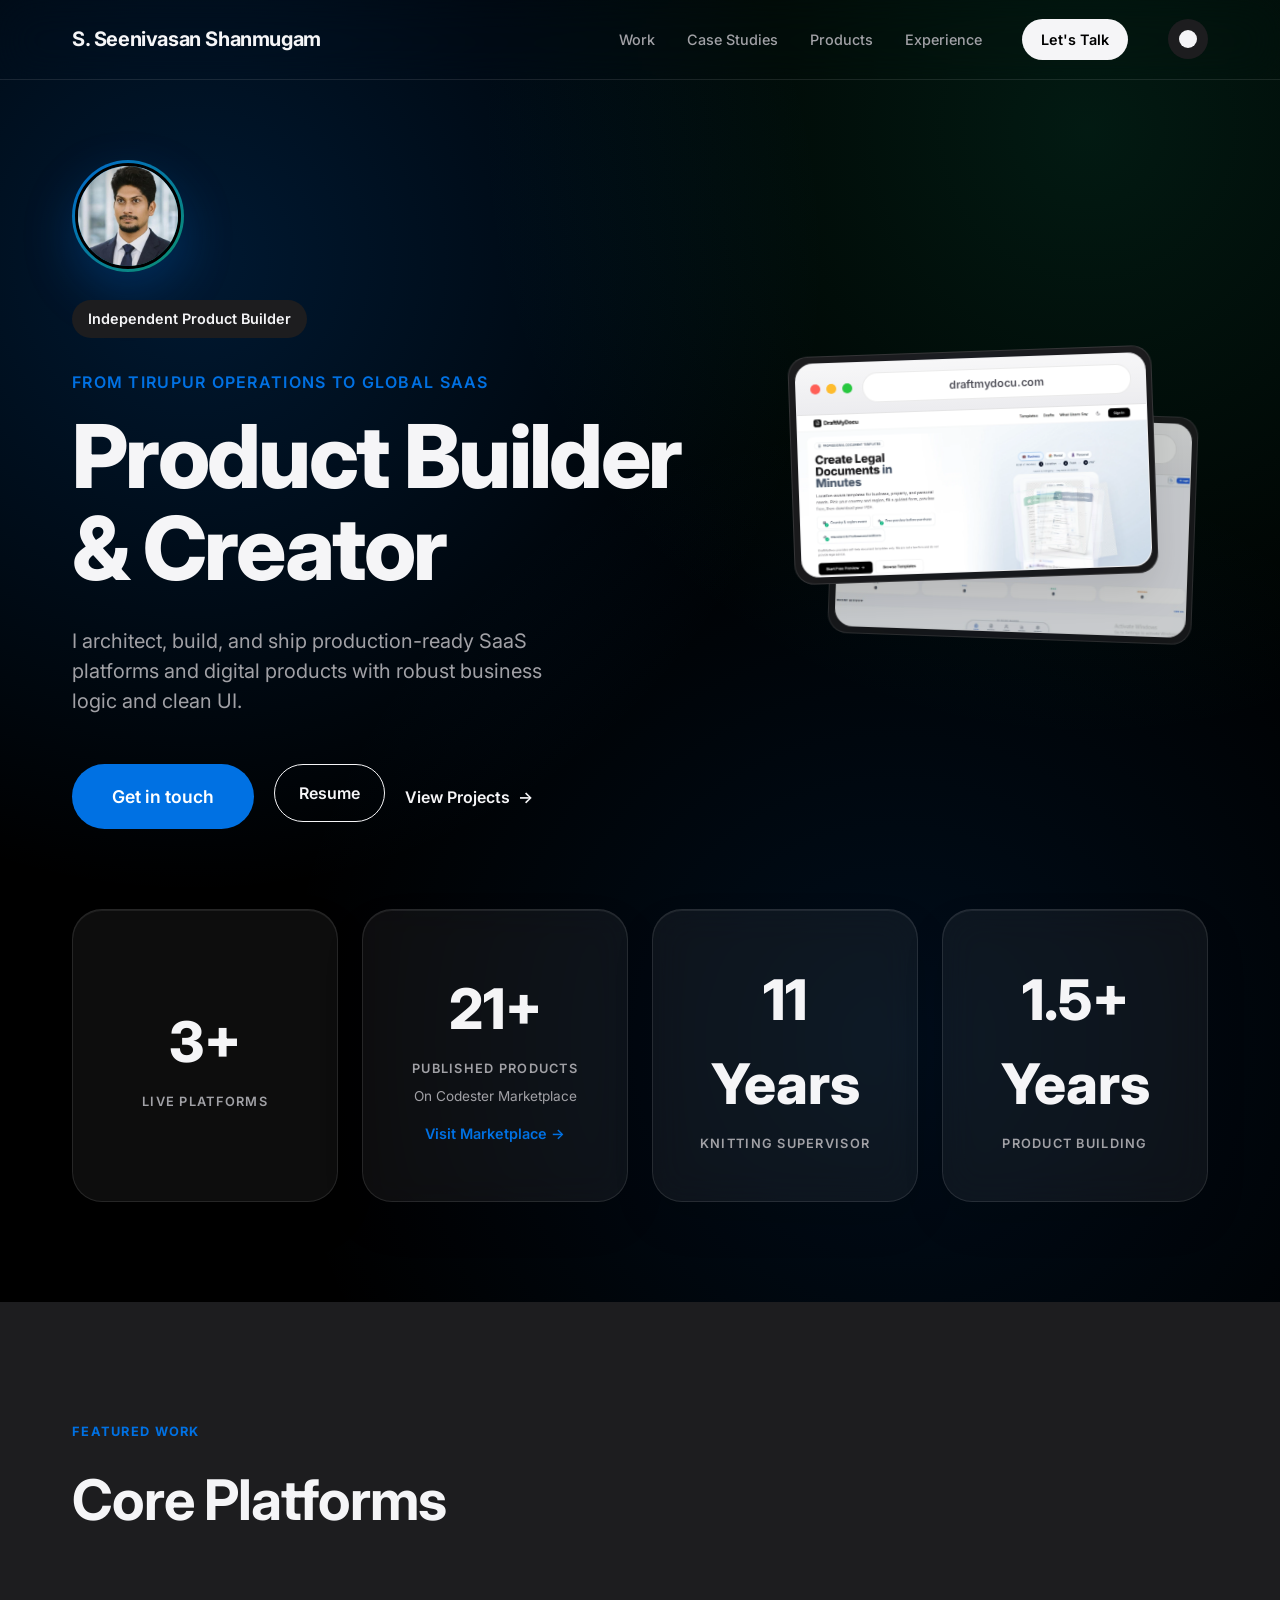
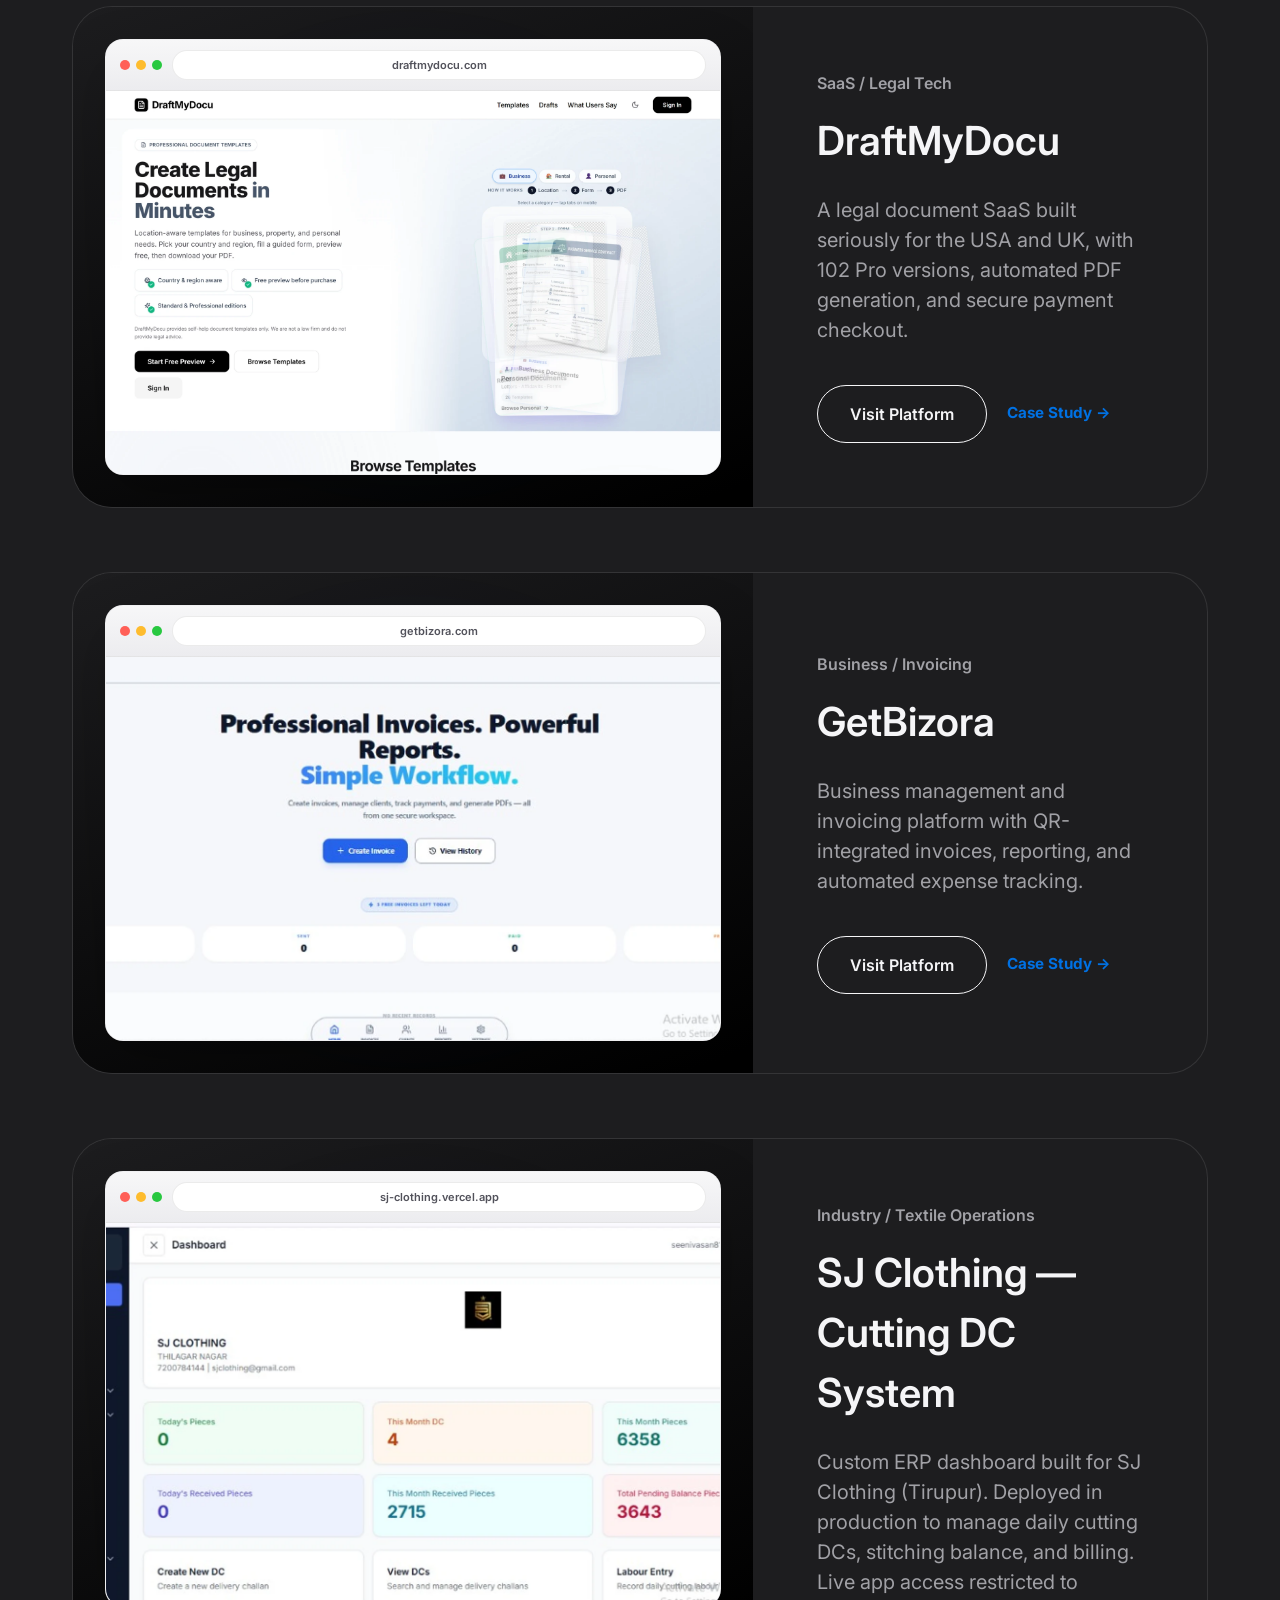
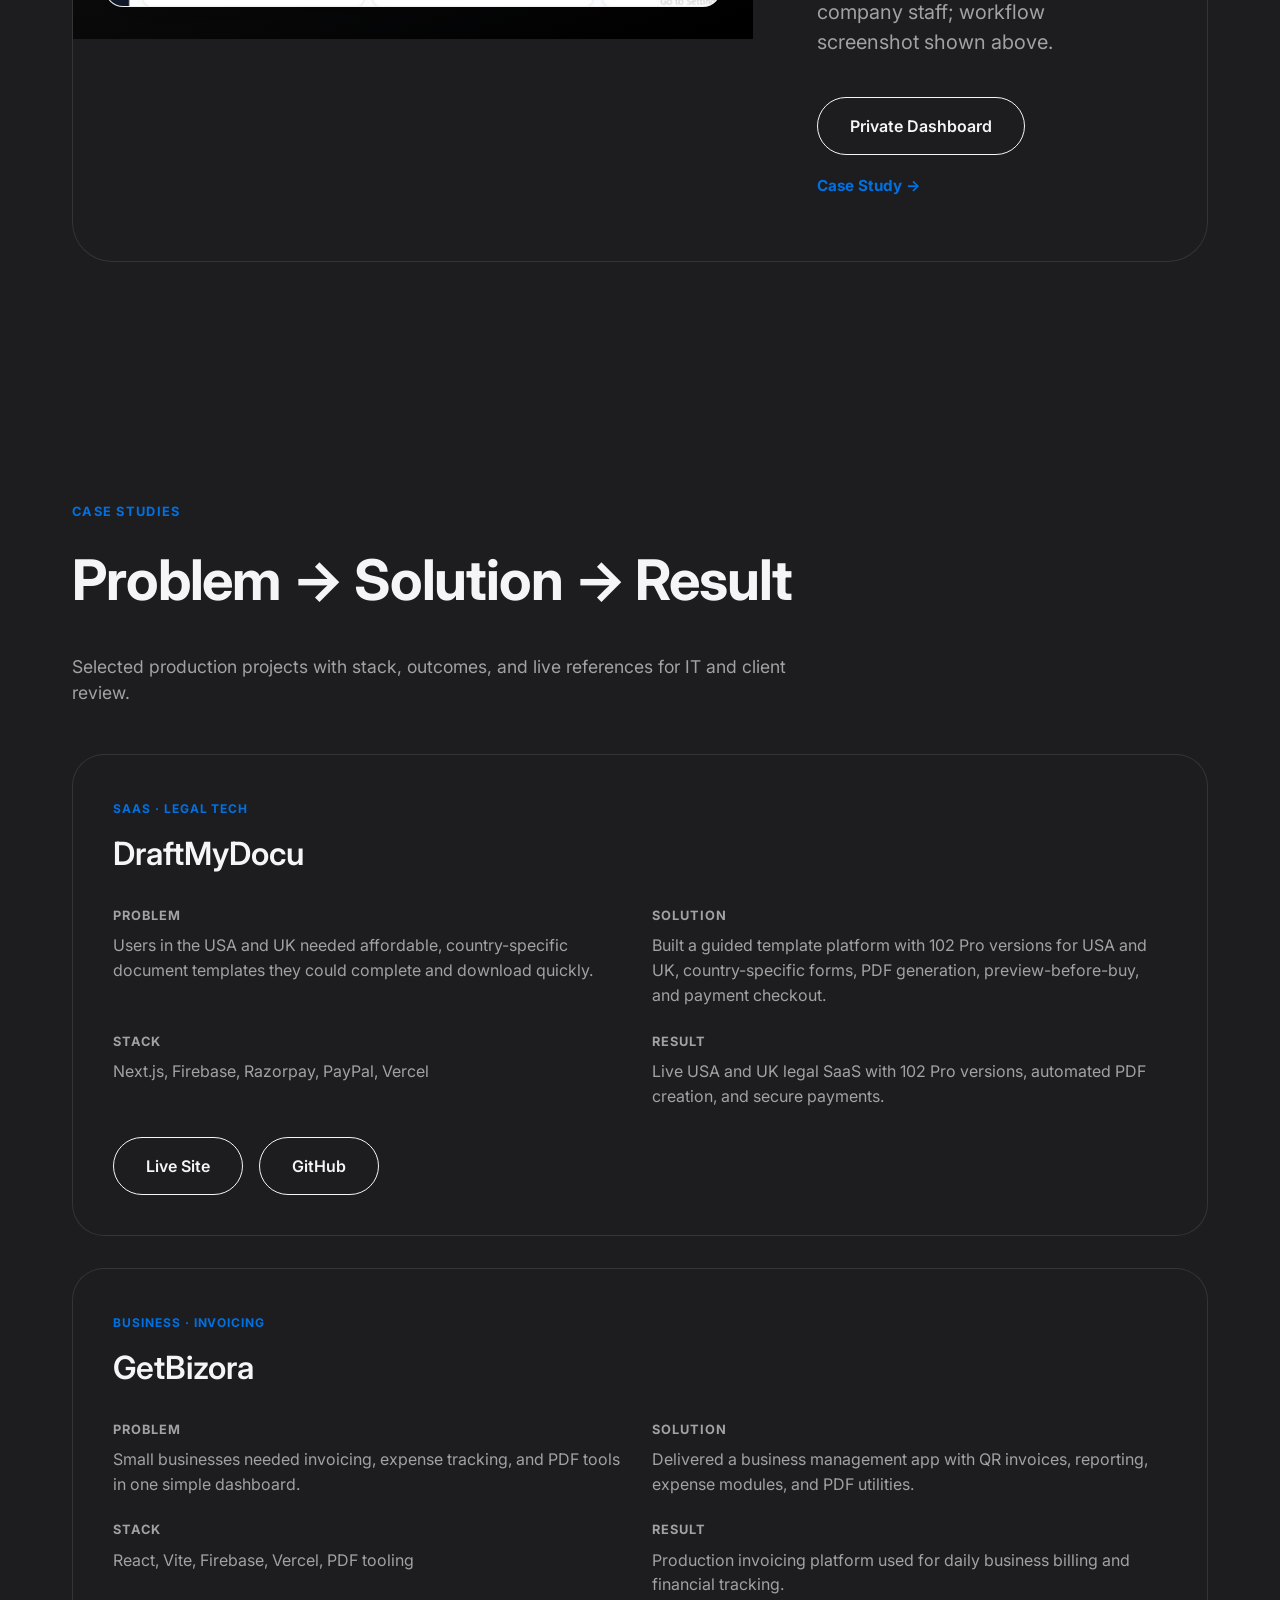
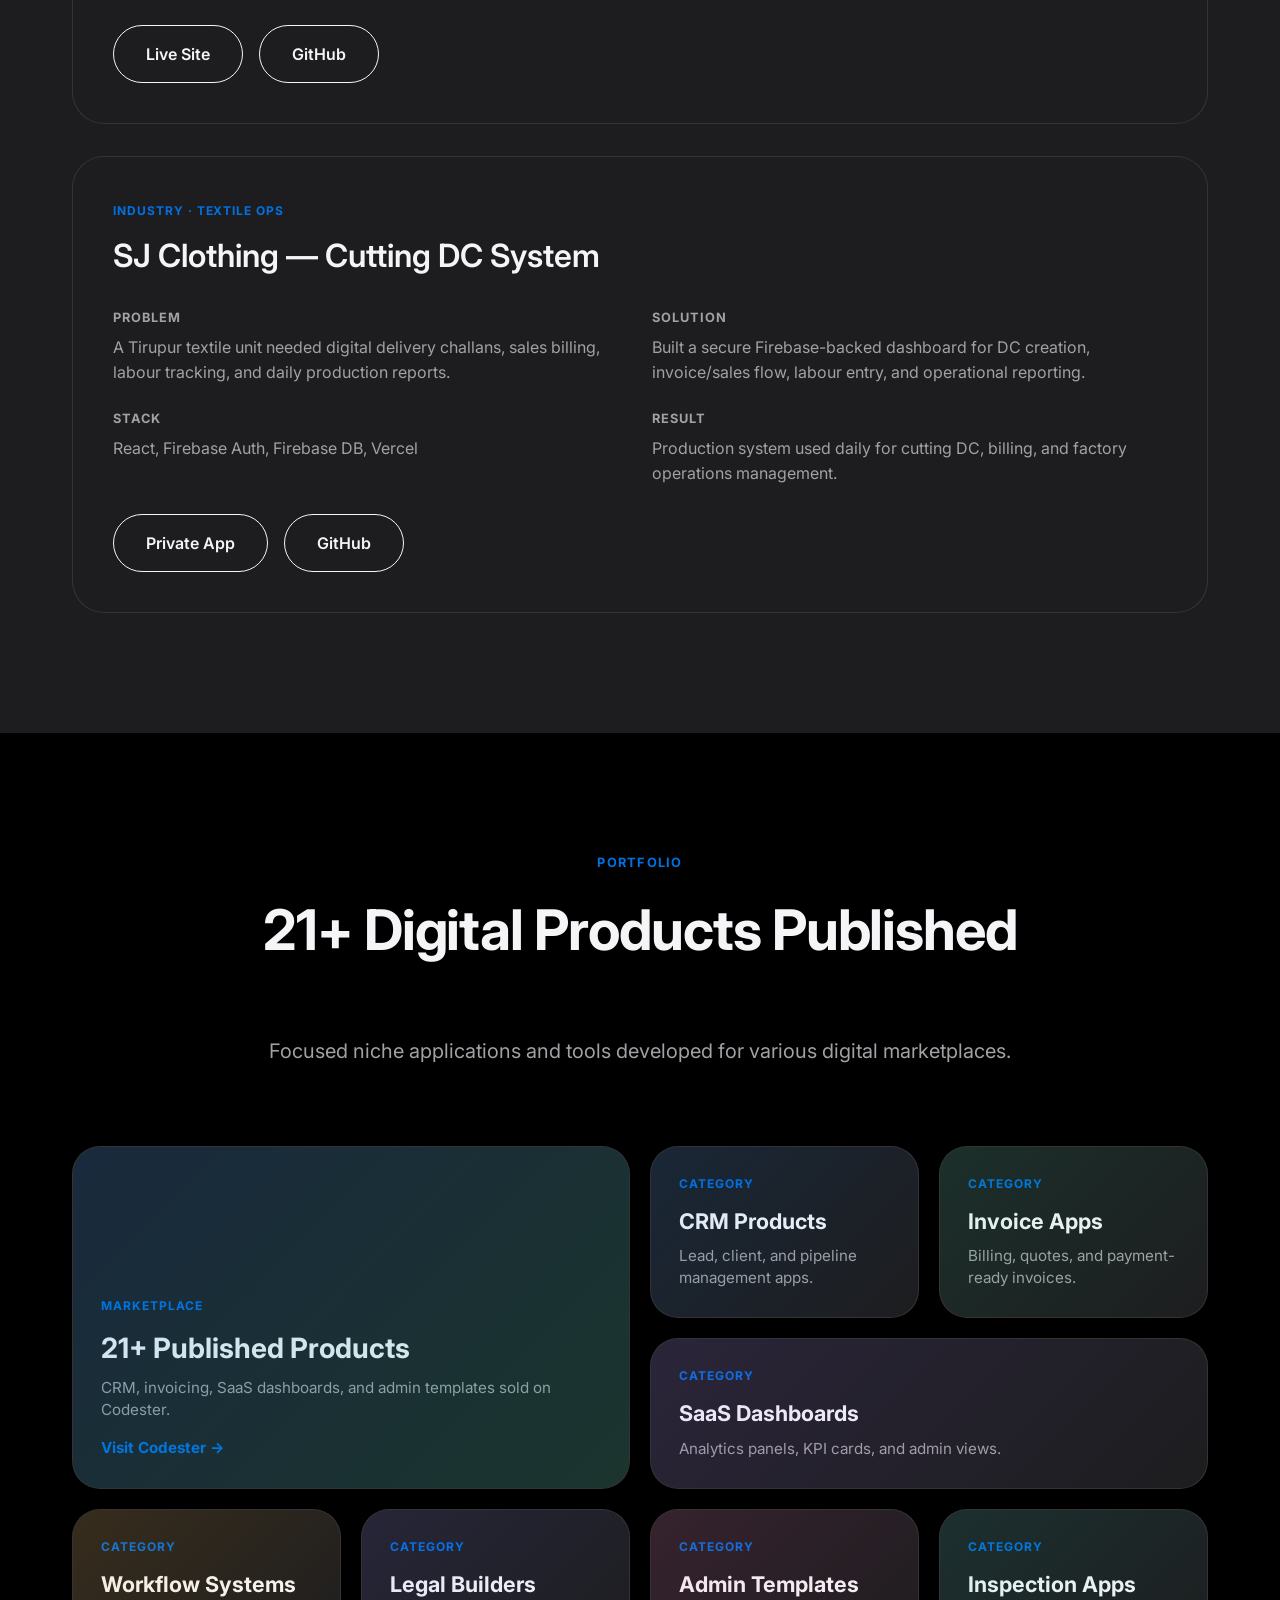
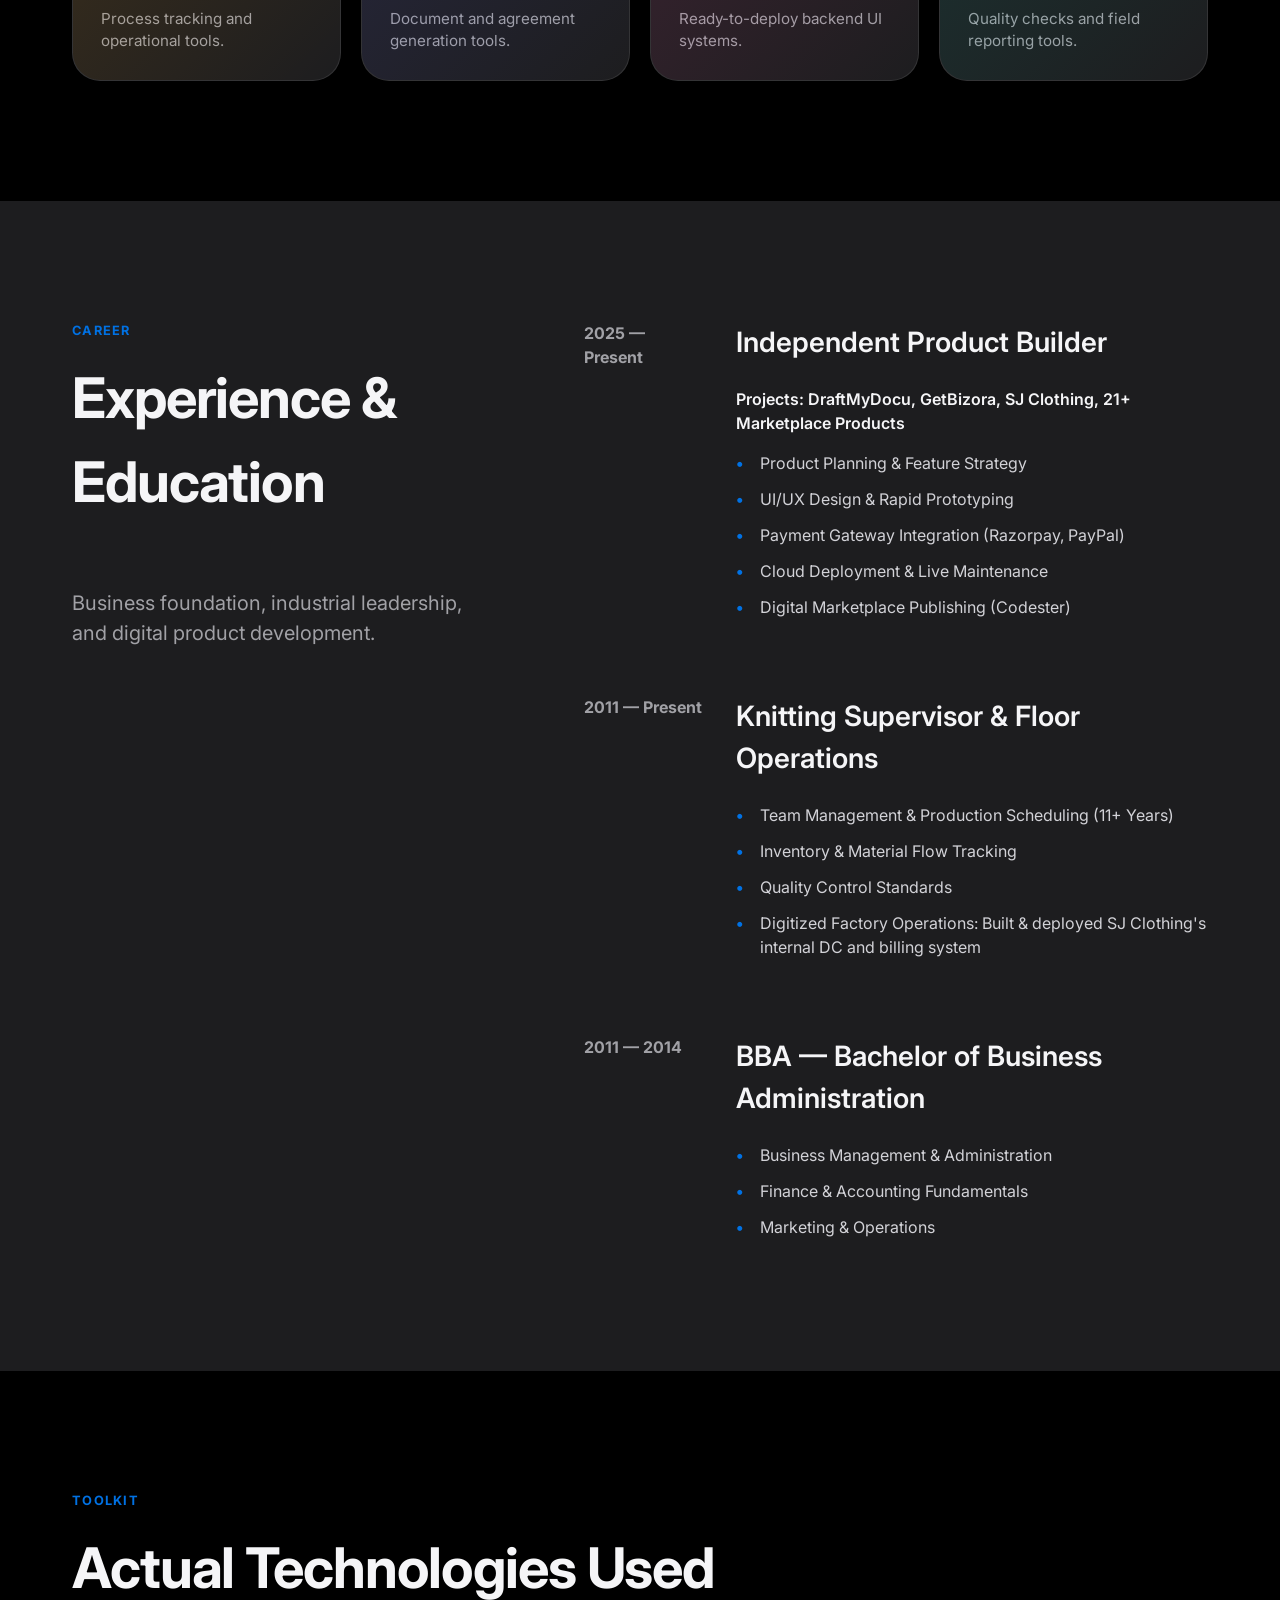
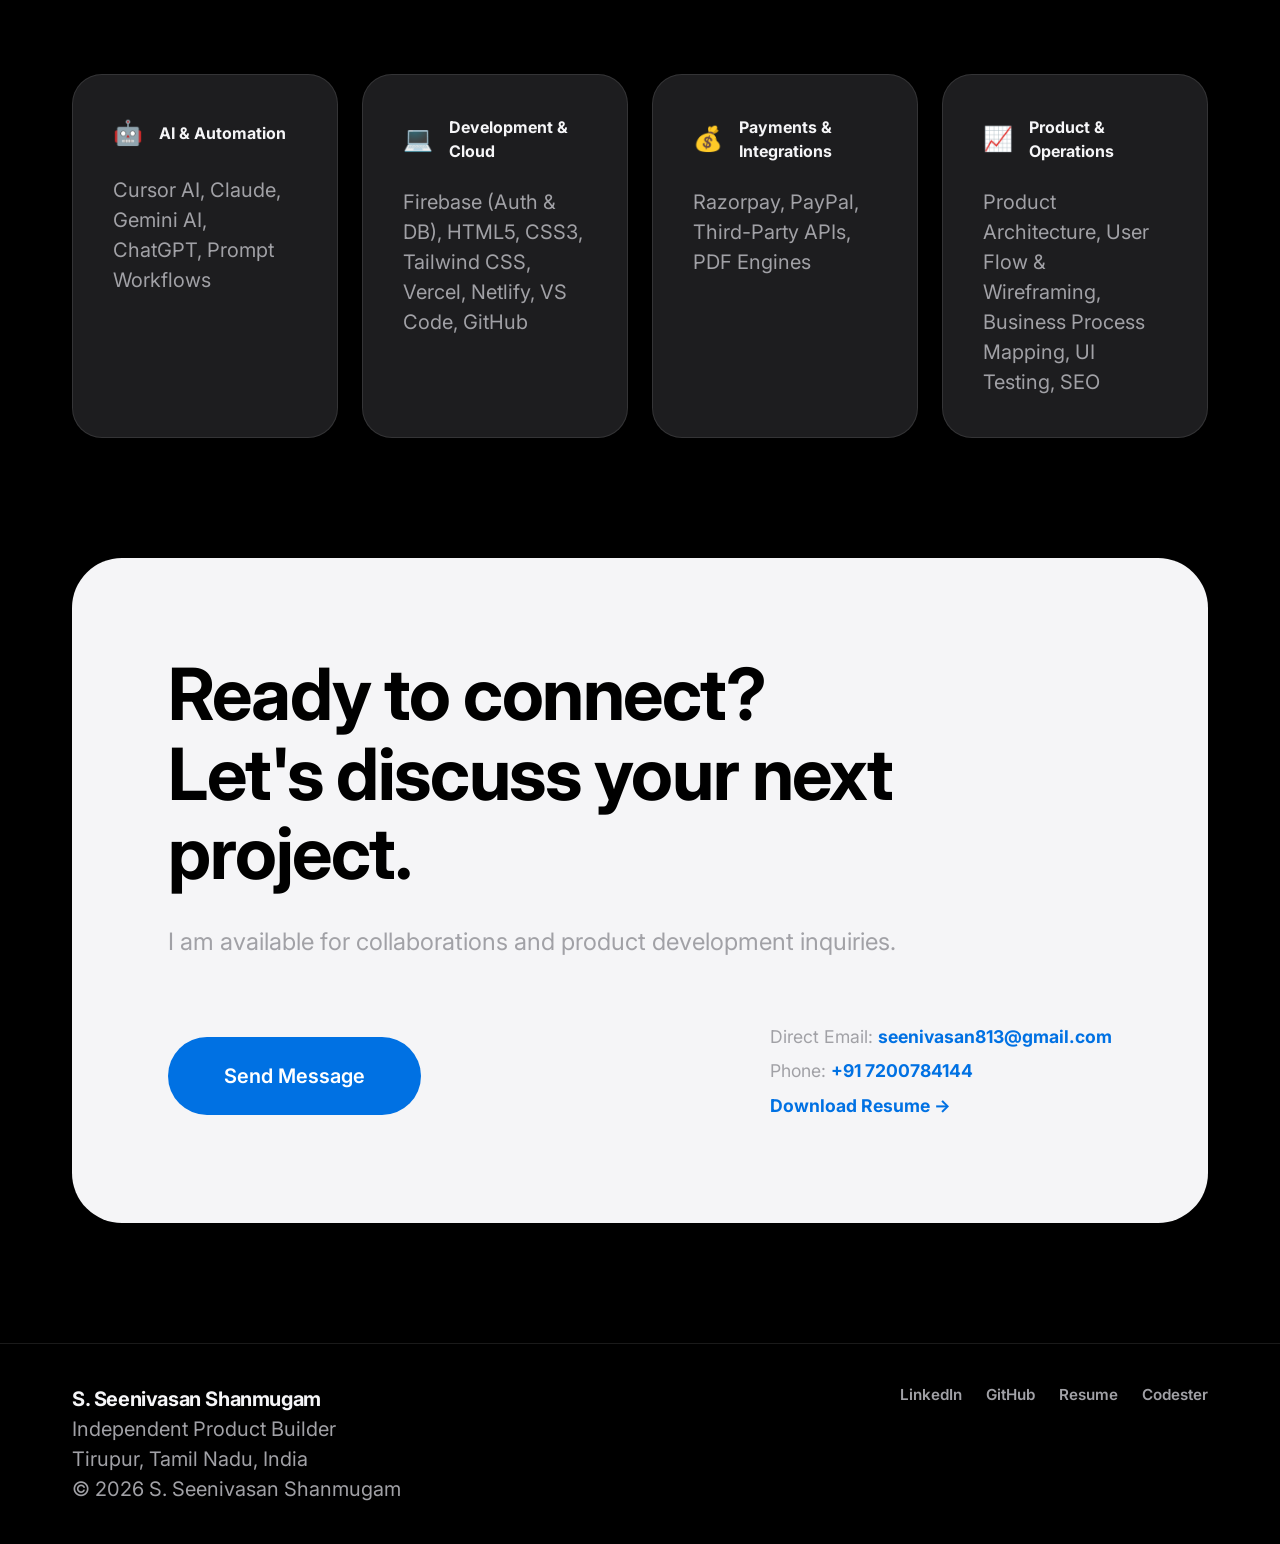
<file: index.html>
<!DOCTYPE html>
<html lang="en">
<head>
    <meta charset="UTF-8">
    <meta name="viewport" content="width=device-width, initial-scale=1.0">
    <title>S. Seenivasan Shanmugam | Independent Product Builder</title>

    <!-- SEO Meta Tags -->
    <meta name="description" content="Official website of S. Seenivasan Shanmugam. 11+ years of experience in operations and building AI-assisted SaaS and digital products.">
    <meta name="keywords" content="Seenivasan Shanmugam, DraftMyDocu, GetBizora, Product Builder, SaaS, AI Development, Digital Products">
    <meta name="author" content="S. Seenivasan Shanmugam">

    <!-- Open Graph / Facebook -->
    <meta property="og:type" content="website">
    <meta property="og:url" content="https://seenivasan.com/">
    <meta property="og:title" content="S. Seenivasan Shanmugam | Independent Product Builder">
    <meta property="og:description" content="Founder of DraftMyDocu and GetBizora. Focused on building real-world digital products.">
    <meta property="og:image" content="assets/profile.jpg">

    <!-- Favicon -->
    <link rel="icon" type="image/x-icon" href="assets/favicon.ico">

    <!-- Styles -->
    <link rel="stylesheet" href="css/style.css">

    <!-- Structured Data (JSON-LD) -->
    <script type="application/ld+json">
    {
      "@context": "https://schema.org",
      "@type": "Person",
      "name": "S. Seenivasan Shanmugam",
      "jobTitle": "Independent Product Builder",
      "url": "https://seenivasan.com",
      "sameAs": [
        "https://github.com/seenivasan94",
        "https://www.linkedin.com/in/seeni-vasan-29076339b/"
      ],
      "description": "Independent Product Builder with 11 years of experience in professional operations and digital product development.",
      "address": {
        "@type": "PostalAddress",
        "addressLocality": "Tirupur, Tamil Nadu",
        "addressCountry": "India"
      }
    }
    </script>
</head>
<body class="dark-mode">
    <!-- Navigation -->
    <nav id="navbar">
        <div class="container">
            <a href="#" class="logo">S. Seenivasan Shanmugam</a>
            <div class="nav-right">
                <ul class="nav-links">
                    <li><a href="#projects">Work</a></li>
                    <li><a href="#case-studies">Case Studies</a></li>
                    <li><a href="#products">Products</a></li>
                    <li><a href="#experience">Experience</a></li>
                    <li class="nav-mobile-cta"><a href="mailto:seenivasan813@gmail.com?subject=Portfolio Inquiry&body=Hi Seenivasan,%0D%0A%0D%0AI visited your portfolio and would like to discuss your projects.%0D%0A%0D%0ARegards," class="nav-cta">Let's Talk</a></li>
                </ul>
                <a href="mailto:seenivasan813@gmail.com?subject=Portfolio Inquiry&body=Hi Seenivasan,%0D%0A%0D%0AI visited your portfolio and would like to discuss your projects.%0D%0A%0D%0ARegards," class="nav-cta">Let's Talk</a>
                <button id="theme-toggle" aria-label="Toggle theme">
                    <div class="mode-icon"></div>
                </button>
                <div class="burger">
                    <span></span>
                    <span></span>
                </div>
            </div>
        </div>
    </nav>

    <!-- Hero Section -->
    <section class="hero" id="home">
        <div class="hero-mesh" aria-hidden="true"></div>
        <div class="container">
            <div class="hero-grid">
                <div class="hero-text reveal">
                    <div class="founder-profile">
                        <div class="founder-photo-wrap">
                            <img src="assets/profile.jpg/WhatsApp Image 2026-02-08 at 2.03.00 PM.jpeg" alt="S. Seenivasan Shanmugam">
                        </div>
                    </div>
                    <div class="founder-badge">Independent Product Builder</div>
                    <p class="hero-tagline">From Tirupur Operations to Global SaaS</p>
                    <h1>Product Builder <br>& Creator</h1>
                    <p class="hero-intro">I architect, build, and ship production-ready SaaS platforms and digital products with robust business logic and clean UI.</p>
                    <div class="hero-actions">
                        <a href="#contact" class="btn-premium">Get in touch</a>
                        <a href="assets/resume.html" target="_blank" class="btn-outline btn-hero-resume">Resume</a>
                        <a href="#projects" class="btn-link">View Projects <span class="arrow">→</span></a>
                    </div>
                </div>
                <div class="hero-visual reveal">
                    <div class="product-collage">
                        <div class="collage-card card-top">
                            <div class="pro-shot pro-shot--hero" aria-hidden="true">
                                <div class="pro-shot-glow pro-shot-glow-draft"></div>
                                <div class="pro-shot-browser">
                                    <div class="pro-shot-bar">
                                        <span class="pro-shot-dots"><i></i><i></i><i></i></span>
                                        <span class="pro-shot-url">draftmydocu.com</span>
                                    </div>
                                    <div class="pro-shot-screen">
                                        <img src="assets/showcase/draftmydocu.webp" alt="DraftMyDocu platform preview" loading="lazy">
                                    </div>
                                </div>
                            </div>
                        </div>
                        <div class="collage-card card-bottom">
                            <div class="pro-shot pro-shot--hero" aria-hidden="true">
                                <div class="pro-shot-glow pro-shot-glow-biz"></div>
                                <div class="pro-shot-browser">
                                    <div class="pro-shot-bar">
                                        <span class="pro-shot-dots"><i></i><i></i><i></i></span>
                                        <span class="pro-shot-url">getbizora.com</span>
                                    </div>
                                    <div class="pro-shot-screen">
                                        <img src="assets/showcase/getbizora.webp" alt="GetBizora platform preview" loading="lazy">
                                    </div>
                                </div>
                            </div>
                        </div>
                    </div>
                </div>
            </div>

            <!-- Stats Grid -->
            <div class="stats-premium stats-glass reveal">
                <div class="stat-card">
                    <span class="stat-num" data-target="3">0</span>
                    <span class="stat-label">Live Platforms</span>
                </div>
                <div class="stat-card clickable-card" onclick="window.open('https://www.codester.com/seenivasan', '_blank')">
                    <span class="stat-num" data-target="21">0</span>
                    <span class="stat-label">Published Products</span>
                    <span class="stat-sub">On Codester Marketplace</span>
                    <span class="stat-action">Visit Marketplace →</span>
                </div>
                <div class="stat-card">
                    <span class="stat-num" data-target="11">0</span>
                    <span class="stat-label">Knitting Supervisor</span>
                </div>
                <div class="stat-card">
                    <span class="stat-num" id="dynamic-dev-exp">0</span>
                    <span class="stat-label">Product Building</span>
                </div>
            </div>
        </div>
    </section>

    <!-- Featured Projects -->
    <section id="projects" class="featured-work">
        <div class="container">
            <div class="section-tag">Featured Work</div>
            <h2 class="section-title">Core Platforms</h2>

            <div class="project-showcase">
                <!-- Project 1 -->
                <div class="showcase-item reveal">
                    <div class="showcase-img">
                        <div class="pro-shot pro-shot--showcase" aria-hidden="true">
                            <div class="pro-shot-glow pro-shot-glow-draft"></div>
                            <div class="pro-shot-browser">
                                <div class="pro-shot-bar">
                                    <span class="pro-shot-dots"><i></i><i></i><i></i></span>
                                    <span class="pro-shot-url">draftmydocu.com</span>
                                </div>
                                <div class="pro-shot-screen">
                                    <img src="assets/showcase/draftmydocu.webp" alt="DraftMyDocu platform preview" loading="lazy">
                                </div>
                            </div>
                        </div>
                    </div>
                    <div class="showcase-content">
                        <div class="project-meta">SaaS / Legal Tech</div>
                        <h3>DraftMyDocu</h3>
                        <p>A legal document SaaS built seriously for the USA and UK, with 102 Pro versions, automated PDF generation, and secure payment checkout.</p>
                        <div class="showcase-actions">
                            <a href="https://draftmydocu.com" target="_blank" class="btn-outline">Visit Platform</a>
                            <a href="#case-draftmydocu" class="btn-link-sm">Case Study →</a>
                        </div>
                    </div>
                </div>

                <!-- Project 2 -->
                <div class="showcase-item reveal">
                    <div class="showcase-img">
                        <div class="pro-shot pro-shot--showcase" aria-hidden="true">
                            <div class="pro-shot-glow pro-shot-glow-biz"></div>
                            <div class="pro-shot-browser">
                                <div class="pro-shot-bar">
                                    <span class="pro-shot-dots"><i></i><i></i><i></i></span>
                                    <span class="pro-shot-url">getbizora.com</span>
                                </div>
                                <div class="pro-shot-screen">
                                    <img src="assets/showcase/getbizora.webp" alt="GetBizora platform preview" loading="lazy">
                                </div>
                            </div>
                        </div>
                    </div>
                    <div class="showcase-content">
                        <div class="project-meta">Business / Invoicing</div>
                        <h3>GetBizora</h3>
                        <p>Business management and invoicing platform with QR-integrated invoices, reporting, and automated expense tracking.</p>
                        <div class="showcase-actions">
                            <a href="https://getbizora.com" target="_blank" class="btn-outline">Visit Platform</a>
                            <a href="#case-getbizora" class="btn-link-sm">Case Study →</a>
                        </div>
                    </div>
                </div>

                <!-- Project 3 -->
                <div class="showcase-item reveal">
                    <div class="showcase-img">
                        <div class="pro-shot pro-shot--showcase" aria-hidden="true">
                            <div class="pro-shot-glow pro-shot-glow-sj"></div>
                            <div class="pro-shot-browser">
                                <div class="pro-shot-bar">
                                    <span class="pro-shot-dots"><i></i><i></i><i></i></span>
                                    <span class="pro-shot-url">sj-clothing.vercel.app</span>
                                </div>
                                <div class="pro-shot-screen">
                                    <img src="assets/showcase/sj-clothing.webp" alt="SJ Clothing dashboard preview" loading="lazy">
                                </div>
                            </div>
                        </div>
                    </div>
                    <div class="showcase-content">
                        <div class="project-meta">Industry / Textile Operations</div>
                        <h3>SJ Clothing — Cutting DC System</h3>
                        <p>Custom ERP dashboard built for SJ Clothing (Tirupur). Deployed in production to manage daily cutting DCs, stitching balance, and billing. Live app access restricted to company staff; workflow screenshot shown above.</p>
                        <div class="showcase-actions">
                            <a href="https://sj-clothing.vercel.app" target="_blank" class="btn-outline">Private Dashboard</a>
                            <a href="#case-sj-clothing" class="btn-link-sm">Case Study →</a>
                        </div>
                    </div>
                </div>
            </div>
        </div>
    </section>

    <!-- Case Studies -->
    <section id="case-studies" class="case-studies">
        <div class="container">
            <div class="section-tag">Case Studies</div>
            <h2 class="section-title">Problem → Solution → Result</h2>
            <p class="case-studies-intro">Selected production projects with stack, outcomes, and live references for IT and client review.</p>

            <div class="case-study-list">
                <article id="case-draftmydocu" class="case-study-card reveal">
                    <div class="case-study-head">
                        <span class="case-tag">SaaS · Legal Tech</span>
                        <h3>DraftMyDocu</h3>
                    </div>
                    <div class="case-study-grid">
                        <div class="case-block">
                            <h4>Problem</h4>
                            <p>Users in the USA and UK needed affordable, country-specific document templates they could complete and download quickly.</p>
                        </div>
                        <div class="case-block">
                            <h4>Solution</h4>
                            <p>Built a guided template platform with 102 Pro versions for USA and UK, country-specific forms, PDF generation, preview-before-buy, and payment checkout.</p>
                        </div>
                        <div class="case-block">
                            <h4>Stack</h4>
                            <p>Next.js, Firebase, Razorpay, PayPal, Vercel</p>
                        </div>
                        <div class="case-block">
                            <h4>Result</h4>
                            <p>Live USA and UK legal SaaS with 102 Pro versions, automated PDF creation, and secure payments.</p>
                        </div>
                    </div>
                    <div class="case-study-links">
                        <a href="https://draftmydocu.com" target="_blank" class="btn-outline">Live Site</a>
                        <a href="https://github.com/seenivasan94" target="_blank" class="btn-outline">GitHub</a>
                    </div>
                </article>

                <article id="case-getbizora" class="case-study-card reveal">
                    <div class="case-study-head">
                        <span class="case-tag">Business · Invoicing</span>
                        <h3>GetBizora</h3>
                    </div>
                    <div class="case-study-grid">
                        <div class="case-block">
                            <h4>Problem</h4>
                            <p>Small businesses needed invoicing, expense tracking, and PDF tools in one simple dashboard.</p>
                        </div>
                        <div class="case-block">
                            <h4>Solution</h4>
                            <p>Delivered a business management app with QR invoices, reporting, expense modules, and PDF utilities.</p>
                        </div>
                        <div class="case-block">
                            <h4>Stack</h4>
                            <p>React, Vite, Firebase, Vercel, PDF tooling</p>
                        </div>
                        <div class="case-block">
                            <h4>Result</h4>
                            <p>Production invoicing platform used for daily business billing and financial tracking.</p>
                        </div>
                    </div>
                    <div class="case-study-links">
                        <a href="https://getbizora.com" target="_blank" class="btn-outline">Live Site</a>
                        <a href="https://github.com/seenivasan94" target="_blank" class="btn-outline">GitHub</a>
                    </div>
                </article>

                <article id="case-sj-clothing" class="case-study-card reveal">
                    <div class="case-study-head">
                        <span class="case-tag">Industry · Textile Ops</span>
                        <h3>SJ Clothing — Cutting DC System</h3>
                    </div>
                    <div class="case-study-grid">
                        <div class="case-block">
                            <h4>Problem</h4>
                            <p>A Tirupur textile unit needed digital delivery challans, sales billing, labour tracking, and daily production reports.</p>
                        </div>
                        <div class="case-block">
                            <h4>Solution</h4>
                            <p>Built a secure Firebase-backed dashboard for DC creation, invoice/sales flow, labour entry, and operational reporting.</p>
                        </div>
                        <div class="case-block">
                            <h4>Stack</h4>
                            <p>React, Firebase Auth, Firebase DB, Vercel</p>
                        </div>
                        <div class="case-block">
                            <h4>Result</h4>
                            <p>Production system used daily for cutting DC, billing, and factory operations management.</p>
                        </div>
                    </div>
                    <div class="case-study-links">
                        <a href="https://sj-clothing.vercel.app" target="_blank" class="btn-outline">Private App</a>
                        <a href="https://github.com/seenivasan94" target="_blank" class="btn-outline">GitHub</a>
                    </div>
                </article>
            </div>
        </div>
    </section>

    <!-- Marketplace Products -->
    <section id="products" class="marketplace">
        <div class="container">
            <div class="marketplace-header reveal">
                <div class="section-tag">Portfolio</div>
                <h2 class="section-title">21+ Digital Products Published</h2>
                <p>Focused niche applications and tools developed for various digital marketplaces.</p>
            </div>

            <div class="bento-grid reveal">
                <a href="https://www.codester.com/seenivasan" target="_blank" class="bento-item bento-feature">
                    <span class="bento-label">Marketplace</span>
                    <h4>21+ Published Products</h4>
                    <p>CRM, invoicing, SaaS dashboards, and admin templates sold on Codester.</p>
                    <span class="bento-cta">Visit Codester →</span>
                </a>
                <div class="bento-item bento-accent-1">
                    <span class="bento-label">Category</span>
                    <h4>CRM Products</h4>
                    <p>Lead, client, and pipeline management apps.</p>
                </div>
                <div class="bento-item bento-accent-2">
                    <span class="bento-label">Category</span>
                    <h4>Invoice Apps</h4>
                    <p>Billing, quotes, and payment-ready invoices.</p>
                </div>
                <div class="bento-item bento-wide bento-accent-3">
                    <span class="bento-label">Category</span>
                    <h4>SaaS Dashboards</h4>
                    <p>Analytics panels, KPI cards, and admin views.</p>
                </div>
                <div class="bento-item bento-accent-4">
                    <span class="bento-label">Category</span>
                    <h4>Workflow Systems</h4>
                    <p>Process tracking and operational tools.</p>
                </div>
                <div class="bento-item bento-accent-5">
                    <span class="bento-label">Category</span>
                    <h4>Legal Builders</h4>
                    <p>Document and agreement generation tools.</p>
                </div>
                <div class="bento-item bento-accent-6">
                    <span class="bento-label">Category</span>
                    <h4>Admin Templates</h4>
                    <p>Ready-to-deploy backend UI systems.</p>
                </div>
                <div class="bento-item bento-accent-7">
                    <span class="bento-label">Category</span>
                    <h4>Inspection Apps</h4>
                    <p>Quality checks and field reporting tools.</p>
                </div>
            </div>
        </div>
    </section>

    <!-- Experience Timeline -->
    <section id="experience" class="experience-founder">
        <div class="container">
            <div class="experience-grid">
                <div class="exp-header reveal">
                    <div class="section-tag">Career</div>
                    <h2 class="section-title">Experience & Education</h2>
                    <p>Business foundation, industrial leadership, and digital product development.</p>
                </div>
                <div class="exp-list">
                    <div class="exp-item reveal">
                        <div class="exp-year">2025 — Present</div>
                        <div class="exp-info">
                            <h3>Independent Product Builder</h3>
                            <p class="exp-sub">Projects: DraftMyDocu, GetBizora, SJ Clothing, 21+ Marketplace Products</p>
                            <ul class="exp-tasks">
                                <li>Product Planning & Feature Strategy</li>
                                <li>UI/UX Design & Rapid Prototyping</li>
                                <li>Payment Gateway Integration (Razorpay, PayPal)</li>
                                <li>Cloud Deployment & Live Maintenance</li>
                                <li>Digital Marketplace Publishing (Codester)</li>
                            </ul>
                        </div>
                    </div>
                    <div class="exp-item reveal">
                        <div class="exp-year">2011 — Present</div>
                        <div class="exp-info">
                            <h3>Knitting Supervisor & Floor Operations</h3>
                            <ul class="exp-tasks">
                                <li>Team Management & Production Scheduling (11+ Years)</li>
                                <li>Inventory & Material Flow Tracking</li>
                                <li>Quality Control Standards</li>
                                <li>Digitized Factory Operations: Built & deployed SJ Clothing's internal DC and billing system</li>
                            </ul>
                        </div>
                    </div>
                    <div class="exp-item reveal">
                        <div class="exp-year">2011 — 2014</div>
                        <div class="exp-info">
                            <h3>BBA — Bachelor of Business Administration</h3>
                            <ul class="exp-tasks">
                                <li>Business Management & Administration</li>
                                <li>Finance & Accounting Fundamentals</li>
                                <li>Marketing & Operations</li>
                            </ul>
                        </div>
                    </div>
                </div>
            </div>
        </div>
    </section>

    <!-- Skills -->
    <section class="skills-premium">
        <div class="container">
            <div class="section-tag">Toolkit</div>
            <h2 class="section-title">Actual Technologies Used</h2>
            <div class="skills-grid-premium">
                <div class="skill-card reveal">
                    <div class="skill-head">
                        <span class="skill-icon">🤖</span>
                        <h4>AI & Automation</h4>
                    </div>
                    <p>Cursor AI, Claude, Gemini AI, ChatGPT, Prompt Workflows</p>
                </div>
                <div class="skill-card reveal">
                    <div class="skill-head">
                        <span class="skill-icon">💻</span>
                        <h4>Development & Cloud</h4>
                    </div>
                    <p>Firebase (Auth & DB), HTML5, CSS3, Tailwind CSS, Vercel, Netlify, VS Code, GitHub</p>
                </div>
                <div class="skill-card reveal">
                    <div class="skill-head">
                        <span class="skill-icon">💰</span>
                        <h4>Payments & Integrations</h4>
                    </div>
                    <p>Razorpay, PayPal, Third-Party APIs, PDF Engines</p>
                </div>
                <div class="skill-card reveal">
                    <div class="skill-head">
                        <span class="skill-icon">📈</span>
                        <h4>Product & Operations</h4>
                    </div>
                    <p>Product Architecture, User Flow & Wireframing, Business Process Mapping, UI Testing, SEO</p>
                </div>
            </div>
        </div>
    </section>

    <!-- Contact -->
    <section id="contact" class="contact-founder">
        <div class="container">
            <div class="contact-card-premium reveal">
                <div class="contact-header">
                    <h2>Ready to connect? <br>Let's discuss your next project.</h2>
                    <p>I am available for collaborations and product development inquiries.</p>
                </div>
                <div class="contact-footer-simple">
                    <a href="mailto:seenivasan813@gmail.com?subject=Portfolio Inquiry&body=Hi Seenivasan,%0D%0A%0D%0AI visited your portfolio and would like to discuss your projects and work.%0D%0A%0D%0ARegards," class="btn-premium btn-large">Send Message</a>
                    <div class="contact-direct">
                        <p>Direct Email: <strong>seenivasan813@gmail.com</strong></p>
                        <p>Phone: <strong>+91 7200784144</strong></p>
                        <p><a href="assets/resume.html" target="_blank" class="contact-resume-link">Download Resume →</a></p>
                    </div>
                </div>
            </div>
        </div>
    </section>

    <!-- Minimal Footer -->
    <footer class="footer-minimal">
        <div class="container">
            <div class="f-left">
                <span class="logo">S. Seenivasan Shanmugam</span>
                <p>Independent Product Builder</p>
                <p>Tirupur, Tamil Nadu, India</p>
                <p>© 2026 S. Seenivasan Shanmugam</p>
            </div>
            <div class="f-right">
                <a href="https://www.linkedin.com/in/seeni-vasan-29076339b/" target="_blank" rel="noopener">LinkedIn</a>
                <a href="https://github.com/seenivasan94" target="_blank" rel="noopener">GitHub</a>
                <a href="assets/resume.html" target="_blank">Resume</a>
                <a href="https://www.codester.com/seenivasan" target="_blank" rel="noopener">Codester</a>
            </div>
        </div>
    </footer>

    <script src="js/app.js"></script>
</body>
</html>
</file>
<file: css/style.css>
/*
    Seenivasan Premium Founder Portfolio
    Apple/Framer Inspired Design
*/

@import url('https://fonts.googleapis.com/css2?family=Inter:wght@400;500;600;700;800&display=swap');

:root {
    --primary: #0071e3;
    --bg: #ffffff;
    --text: #1d1d1f;
    --text-sec: #86868b;
    --accent: #f5f5f7;
    --card-bg: #ffffff;
    --card-border: rgba(0,0,0,0.1);
    --shadow: 0 20px 40px rgba(0,0,0,0.04);
    --transition: all 0.5s cubic-bezier(0.4, 0, 0.2, 1);
}

.dark-mode {
    --bg: #000000;
    --text: #f5f5f7;
    --text-sec: #a1a1a6;
    --accent: #1d1d1f;
    --card-bg: #1d1d1f;
    --card-border: rgba(255,255,255,0.1);
    --shadow: 0 20px 40px rgba(0,0,0,0.4);
}

* {
    margin: 0;
    padding: 0;
    box-sizing: border-box;
    -webkit-font-smoothing: antialiased;
}

body {
    font-family: 'Inter', -apple-system, sans-serif;
    background-color: var(--bg);
    color: var(--text);
    line-height: 1.5;
    overflow-x: hidden;
    transition: background-color 0.3s ease;
}

.container {
    max-width: 1200px;
    margin: 0 auto;
    padding: 0 2rem;
}

/* Typography */
h1 { font-size: clamp(3rem, 8vw, 5.5rem); font-weight: 800; line-height: 1.05; letter-spacing: -0.03em; }
h2 { font-size: clamp(2rem, 5vw, 3.5rem); font-weight: 700; letter-spacing: -0.02em; }
h3 { font-size: 1.75rem; font-weight: 600; }
p { font-size: 1.25rem; color: var(--text-sec); }

/* Navigation */
#navbar {
    position: fixed;
    top: 0;
    width: 100%;
    height: 80px;
    display: flex;
    align-items: center;
    z-index: 1000;
    backdrop-filter: blur(20px);
    -webkit-backdrop-filter: blur(20px);
    border-bottom: 1px solid var(--card-border);
}

#navbar .container {
    display: flex;
    justify-content: space-between;
    align-items: center;
    width: 100%;
}

.logo { font-weight: 700; font-size: 1.25rem; letter-spacing: -0.02em; text-decoration: none; color: var(--text); }

.nav-right { display: flex; align-items: center; gap: 2.5rem; }

.nav-links { display: flex; gap: 2rem; list-style: none; }

.nav-links a {
    text-decoration: none;
    color: var(--text-sec);
    font-size: 0.9rem;
    font-weight: 500;
    transition: var(--transition);
}

.nav-links a:hover { color: var(--text); }

.nav-cta {
    background: var(--text);
    color: var(--bg);
    padding: 0.6rem 1.2rem;
    border-radius: 100px;
    font-size: 0.9rem;
    font-weight: 600;
    text-decoration: none;
    transition: var(--transition);
}

.nav-cta:hover { opacity: 0.9; transform: scale(1.05); }

#theme-toggle {
    background: var(--accent);
    border: none;
    width: 40px;
    height: 40px;
    border-radius: 50%;
    cursor: pointer;
    display: flex;
    align-items: center;
    justify-content: center;
}

.mode-icon {
    width: 18px;
    height: 18px;
    border-radius: 50%;
    background: var(--text);
}

/* Hero */
.hero {
    position: relative;
    padding: 160px 0 100px;
    overflow: hidden;
}

.hero-mesh {
    position: absolute;
    inset: 0;
    pointer-events: none;
    background:
        radial-gradient(circle at 15% 20%, rgba(0, 113, 227, 0.22) 0%, transparent 42%),
        radial-gradient(circle at 85% 10%, rgba(16, 185, 129, 0.14) 0%, transparent 38%),
        radial-gradient(circle at 70% 80%, rgba(0, 113, 227, 0.12) 0%, transparent 45%);
    animation: heroMeshMove 14s ease-in-out infinite alternate;
}

@keyframes heroMeshMove {
    0% { transform: scale(1) translate(0, 0); opacity: 0.85; }
    100% { transform: scale(1.08) translate(-2%, 2%); opacity: 1; }
}

.hero .container {
    position: relative;
    z-index: 1;
}

.founder-profile {
    margin-bottom: 1.75rem;
}

.founder-photo-wrap {
    width: 112px;
    height: 112px;
    border-radius: 50%;
    padding: 3px;
    background: linear-gradient(135deg, rgba(0, 113, 227, 0.9), rgba(16, 185, 129, 0.75));
    box-shadow: 0 20px 50px rgba(0, 113, 227, 0.25);
}

.founder-photo-wrap img {
    width: 100%;
    height: 100%;
    object-fit: cover;
    border-radius: 50%;
    border: 3px solid var(--bg);
    display: block;
}

.hero-tagline {
    font-size: 1rem;
    font-weight: 600;
    letter-spacing: 0.08em;
    text-transform: uppercase;
    color: var(--primary);
    margin-bottom: 1rem;
}

.hero-grid {
    display: grid;
    grid-template-columns: 1.2fr 0.8fr;
    gap: 4rem;
    align-items: center;
    margin-bottom: 80px;
}

.founder-badge {
    display: inline-block;
    padding: 0.5rem 1rem;
    background: var(--accent);
    border-radius: 100px;
    font-size: 0.9rem;
    font-weight: 600;
    margin-bottom: 2rem;
}

.hero-intro { margin: 2rem 0 3rem; max-width: 500px; }

.hero-actions { display: flex; align-items: center; gap: 1.25rem; flex-wrap: wrap; }

.btn-premium {
    background: var(--primary);
    color: #fff;
    padding: 1.2rem 2.5rem;
    border-radius: 100px;
    font-size: 1.1rem;
    font-weight: 600;
    text-decoration: none;
    transition: var(--transition);
    border: none;
    cursor: pointer;
    display: inline-block;
}

.btn-premium:hover { transform: translateY(-5px); box-shadow: 0 10px 30px rgba(0, 113, 227, 0.3); }

.btn-large { padding: 1.5rem 3.5rem; font-size: 1.25rem; }

.btn-link { font-weight: 600; text-decoration: none; color: var(--text); display: flex; align-items: center; gap: 0.5rem; }

.product-collage {
    position: relative;
    width: 100%;
    height: 450px;
    display: flex;
    align-items: center;
    justify-content: center;
    perspective: 1000px;
}

.collage-card {
    position: absolute;
    width: 85%;
    aspect-ratio: 16/10;
    border-radius: 20px;
    overflow: hidden;
    background: var(--card-bg);
    border: 1px solid var(--card-border);
    box-shadow: 0 20px 40px rgba(0,0,0,0.1);
    transition: transform 0.4s cubic-bezier(0.165, 0.84, 0.44, 1),
                box-shadow 0.3s ease,
                opacity 0.3s ease,
                z-index 0.3s step-end;
    backdrop-filter: blur(10px);
    cursor: pointer;
    user-select: none;
}

.card-top {
    z-index: 2;
    transform: translateY(-30px) translateX(-20px) rotate(-2deg);
}

.card-bottom {
    z-index: 1;
    transform: translateY(30px) translateX(20px) rotate(2deg);
    opacity: 0.8;
}

/* Active State for Hover/Touch */
.collage-card.is-active {
    z-index: 10 !important;
    transform: scale(1.08) !important;
    box-shadow: 0 50px 100px rgba(0,0,0,0.3);
    opacity: 1 !important;
    transition: transform 0.4s cubic-bezier(0.165, 0.84, 0.44, 1),
                box-shadow 0.3s ease,
                opacity 0.3s ease,
                z-index 0s;
}

/* HD Product Screenshots */
.pro-shot {
    position: relative;
    width: 100%;
    height: 100%;
    padding: 0.35rem;
    display: flex;
    align-items: center;
    justify-content: center;
}

.showcase-img .pro-shot {
    padding: 0;
}

.pro-shot-glow {
    position: absolute;
    inset: 6% 4%;
    border-radius: 50%;
    filter: blur(42px);
    opacity: 0.38;
    pointer-events: none;
}

.pro-shot-glow-draft {
    background: radial-gradient(circle, rgba(0, 113, 227, 0.45) 0%, transparent 72%);
}

.pro-shot-glow-biz {
    background: radial-gradient(circle, rgba(37, 99, 235, 0.45) 0%, transparent 72%);
}

.pro-shot-glow-sj {
    background: radial-gradient(circle, rgba(30, 58, 138, 0.42) 0%, transparent 72%);
}

.pro-shot-browser {
    position: relative;
    z-index: 1;
    width: 100%;
    height: 100%;
    border-radius: 18px;
    overflow: hidden;
    background: #ececef;
    border: 1px solid rgba(255, 255, 255, 0.18);
    box-shadow: 0 24px 60px rgba(0, 0, 0, 0.2), inset 0 1px 0 rgba(255, 255, 255, 0.25);
    display: flex;
    flex-direction: column;
    transition: transform 0.35s ease, box-shadow 0.35s ease;
}

.pro-shot-bar {
    display: flex;
    align-items: center;
    gap: 10px;
    padding: 10px 14px;
    background: linear-gradient(180deg, #f7f7f8 0%, #ececef 100%);
    border-bottom: 1px solid rgba(0, 0, 0, 0.08);
    flex-shrink: 0;
}

.pro-shot-dots {
    display: flex;
    gap: 6px;
}

.pro-shot-dots i {
    width: 10px;
    height: 10px;
    border-radius: 50%;
    display: block;
    font-style: normal;
}

.pro-shot-dots i:nth-child(1) { background: #ff5f57; }
.pro-shot-dots i:nth-child(2) { background: #febc2e; }
.pro-shot-dots i:nth-child(3) { background: #28c840; }

.pro-shot-url {
    flex: 1;
    text-align: center;
    font-size: 11px;
    font-weight: 600;
    color: #52525b;
    background: #fff;
    border: 1px solid rgba(0, 0, 0, 0.08);
    border-radius: 999px;
    padding: 6px 12px;
    white-space: nowrap;
    overflow: hidden;
    text-overflow: ellipsis;
}

.pro-shot-screen {
    flex: 1;
    min-height: 0;
    background: #fff;
}

.pro-shot-screen img {
    width: 100%;
    height: 100%;
    object-fit: cover;
    object-position: top center;
    display: block;
}

.pro-shot--showcase {
    max-width: 640px;
    margin: 0 auto;
}

.collage-card:hover .pro-shot-browser,
.collage-card.is-active .pro-shot-browser {
    transform: translateY(-4px);
    box-shadow: 0 32px 70px rgba(0, 0, 0, 0.28), inset 0 1px 0 rgba(255, 255, 255, 0.28);
}

.showcase-item:hover .pro-shot-browser {
    transform: scale(1.02);
    box-shadow: 0 32px 70px rgba(0, 0, 0, 0.24), inset 0 1px 0 rgba(255, 255, 255, 0.28);
}

/* Real UI Product Mockups */
.real-mockup {
    position: relative;
    width: 100%;
    height: 100%;
    display: flex;
    align-items: center;
    justify-content: center;
    padding: 0.5rem;
    overflow: hidden;
}

.real-mockup.mockup-hero { font-size: 5px; }
.real-mockup.mockup-showcase { font-size: 6px; }

.mockup-hero .real-nav-links,
.mockup-hero .real-cta-row {
    display: none;
}

.mockup-hero .real-headline {
    font-size: 2.2em;
}

.mockup-hero .real-table-row:last-child {
    display: none;
}

.real-glow {
    position: absolute;
    inset: 8% 4%;
    border-radius: 50%;
    filter: blur(36px);
    opacity: 0.45;
    pointer-events: none;
}

.real-glow-draft {
    background: radial-gradient(circle, rgba(24, 24, 27, 0.35) 0%, transparent 72%);
}

.real-glow-biz {
    background: radial-gradient(circle, rgba(37, 99, 235, 0.35) 0%, transparent 72%);
}

.real-browser {
    position: relative;
    z-index: 1;
    width: 100%;
    height: 100%;
    border-radius: 1.6em;
    overflow: hidden;
    border: 1px solid rgba(255, 255, 255, 0.18);
    box-shadow: 0 2em 4em rgba(0, 0, 0, 0.18), inset 0 1px 0 rgba(255, 255, 255, 0.25);
    background: #ececef;
    display: flex;
    flex-direction: column;
}

.real-browser-top {
    display: flex;
    align-items: center;
    gap: 1em;
    padding: 1.2em 1.4em;
    background: linear-gradient(180deg, #f5f5f7 0%, #ececef 100%);
    border-bottom: 1px solid rgba(0, 0, 0, 0.08);
}

.real-dots {
    display: flex;
    gap: 0.55em;
}

.real-dots span {
    width: 1.1em;
    height: 1.1em;
    border-radius: 50%;
}

.real-dots span:nth-child(1) { background: #ff5f57; }
.real-dots span:nth-child(2) { background: #febc2e; }
.real-dots span:nth-child(3) { background: #28c840; }

.real-url {
    flex: 1;
    text-align: center;
    font-size: 1.35em;
    font-weight: 600;
    color: #52525b;
    background: #fff;
    border: 1px solid rgba(0, 0, 0, 0.08);
    border-radius: 100px;
    padding: 0.55em 1em;
}

.real-app {
    flex: 1;
    min-height: 0;
    overflow: hidden;
}

/* DraftMyDocu UI */
.real-app--draft {
    background: #ffffff;
    color: #18181b;
}

.real-app-nav {
    display: flex;
    align-items: center;
    gap: 1.2em;
    padding: 1.4em 1.6em;
    border-bottom: 1px solid #e4e4e7;
    background: #fff;
}

.real-logo {
    font-size: 1.8em;
    font-weight: 800;
    letter-spacing: -0.03em;
    color: #09090b;
    white-space: nowrap;
}

.real-logo.biz {
    font-size: 1.7em;
    color: #2563eb;
    margin-bottom: 1.2em;
}

.real-nav-links {
    display: flex;
    gap: 1.2em;
    margin-left: auto;
    margin-right: auto;
}

.real-nav-links span {
    font-size: 1.25em;
    font-weight: 500;
    color: #71717a;
}

.real-btn {
    font-size: 1.2em;
    font-weight: 600;
    color: #fff;
    background: #18181b;
    padding: 0.7em 1.2em;
    border-radius: 100px;
    white-space: nowrap;
}

.real-btn.biz {
    background: #2563eb;
}

.real-hero-block {
    padding: 2em 1.6em 1.4em;
    text-align: center;
}

.real-badge {
    display: inline-block;
    font-size: 1.1em;
    font-weight: 700;
    letter-spacing: 0.08em;
    text-transform: uppercase;
    color: #3f3f46;
    background: #f4f4f5;
    border: 1px solid #e4e4e7;
    padding: 0.45em 0.9em;
    border-radius: 100px;
    margin-bottom: 1em;
}

.real-headline {
    font-size: 2.6em;
    font-weight: 800;
    line-height: 1.15;
    letter-spacing: -0.03em;
    color: #09090b;
    margin-bottom: 0.6em;
}

.real-sub {
    font-size: 1.35em;
    color: #71717a;
    line-height: 1.45;
    margin-bottom: 1.2em;
}

.real-cta-row {
    display: flex;
    justify-content: center;
    gap: 0.8em;
}

.real-cta {
    font-size: 1.2em;
    font-weight: 600;
    padding: 0.75em 1.2em;
    border-radius: 100px;
}

.real-cta.primary {
    background: #18181b;
    color: #fff;
}

.real-cta.secondary {
    background: #fff;
    color: #18181b;
    border: 1px solid #d4d4d8;
}

.real-cards {
    display: grid;
    grid-template-columns: repeat(4, 1fr);
    gap: 0.8em;
    padding: 0 1.6em 1.6em;
}

.mockup-hero .real-cards {
    grid-template-columns: repeat(3, 1fr);
}

.real-card {
    background: #fafafa;
    border: 1px solid #e4e4e7;
    border-radius: 1em;
    padding: 1em;
    text-align: left;
}

.real-card-icon {
    width: 2.2em;
    height: 2.2em;
    border-radius: 0.6em;
    background: #eef2ff;
    color: #4338ca;
    display: flex;
    align-items: center;
    justify-content: center;
    font-size: 1em;
    font-weight: 800;
    margin-bottom: 0.7em;
}

.real-card-title {
    font-size: 1.25em;
    font-weight: 700;
    color: #18181b;
    margin-bottom: 0.25em;
}

.real-card-meta {
    font-size: 1.05em;
    color: #71717a;
}

/* GetBizora UI */
.real-app--biz {
    background: #f8fafc;
    color: #0f172a;
}

.real-dashboard {
    display: grid;
    grid-template-columns: 11em 1fr;
    height: 100%;
}

.real-sidebar {
    background: #fff;
    border-right: 1px solid #e2e8f0;
    padding: 1.4em 1em;
    display: flex;
    flex-direction: column;
    gap: 0.55em;
}

.real-side-item {
    font-size: 1.2em;
    font-weight: 500;
    color: #64748b;
    padding: 0.65em 0.8em;
    border-radius: 0.7em;
}

.real-side-item.active {
    background: #eff6ff;
    color: #2563eb;
    font-weight: 700;
}

.real-main {
    padding: 1.2em 1.4em;
    display: flex;
    flex-direction: column;
    gap: 0.9em;
    min-width: 0;
}

.real-topbar {
    display: flex;
    align-items: center;
    justify-content: space-between;
    gap: 1em;
}

.real-page-title {
    font-size: 1.7em;
    font-weight: 800;
    color: #0f172a;
    letter-spacing: -0.02em;
}

.real-page-sub {
    font-size: 1.15em;
    color: #64748b;
    margin-top: 0.2em;
}

.real-kpis {
    display: grid;
    grid-template-columns: repeat(4, 1fr);
    gap: 0.7em;
}

.mockup-hero .real-kpis {
    grid-template-columns: repeat(3, 1fr);
}

.real-kpi {
    background: #fff;
    border: 1px solid #e2e8f0;
    border-radius: 0.9em;
    padding: 0.8em;
    box-shadow: 0 0.4em 1em rgba(15, 23, 42, 0.04);
}

.kpi-label {
    display: block;
    font-size: 1.05em;
    color: #64748b;
    margin-bottom: 0.35em;
}

.kpi-val {
    display: block;
    font-size: 1.55em;
    font-weight: 800;
    color: #0f172a;
}

.real-table {
    background: #fff;
    border: 1px solid #e2e8f0;
    border-radius: 0.9em;
    overflow: hidden;
}

.real-table-head,
.real-table-row {
    display: grid;
    grid-template-columns: 1.1fr 1.3fr 1fr 0.9fr;
    gap: 0.6em;
    padding: 0.75em 1em;
    font-size: 1.1em;
}

.real-table-head {
    background: #f8fafc;
    color: #64748b;
    font-weight: 700;
    border-bottom: 1px solid #e2e8f0;
}

.real-table-row {
    color: #334155;
    border-bottom: 1px solid #f1f5f9;
}

.real-table-row:last-child {
    border-bottom: none;
}

.status {
    font-size: 0.95em;
    font-weight: 700;
    padding: 0.25em 0.55em;
    border-radius: 100px;
    text-align: center;
    width: fit-content;
}

.status.paid {
    background: #dcfce7;
    color: #15803d;
}

.status.pending {
    background: #fef3c7;
    color: #b45309;
}

/* SJ Clothing UI */
.real-glow-sj {
    background: radial-gradient(circle, rgba(30, 58, 138, 0.35) 0%, transparent 72%);
}

.real-app--sj {
    background: #f4f7fb;
    color: #0f172a;
}

.sj-dashboard {
    grid-template-columns: 10.5em 1fr;
}

.sj-sidebar {
    background: #1e293b;
    border-right: none;
}

.sj-sidebar .real-logo.sj {
    color: #fff;
    font-size: 1.55em;
}

.sj-system-label {
    font-size: 1em;
    color: #94a3b8;
    margin: -0.2em 0 1em 0.8em;
}

.sj-sidebar .real-side-item {
    color: #cbd5e1;
    font-size: 1.05em;
}

.sj-sidebar .real-side-item.active {
    background: #2563eb;
    color: #fff;
}

.sj-main {
    background: #f8fafc;
}

.sj-topbar {
    display: flex;
    align-items: center;
    justify-content: space-between;
    gap: 1em;
}

.sj-session {
    font-size: 1.05em;
    color: #64748b;
    font-weight: 600;
}

.sj-company-card {
    background: #fff;
    border: 1px solid #e2e8f0;
    border-radius: 0.9em;
    padding: 1em;
    text-align: center;
    box-shadow: 0 0.4em 1.2em rgba(15, 23, 42, 0.05);
}

.sj-company-logo {
    width: 2.4em;
    height: 2.4em;
    margin: 0 auto 0.5em;
    border-radius: 50%;
    background: linear-gradient(135deg, #fde68a, #f59e0b);
    color: #78350f;
    font-size: 1em;
    font-weight: 800;
    display: flex;
    align-items: center;
    justify-content: center;
}

.sj-company-name {
    font-size: 1.45em;
    font-weight: 800;
    color: #0f172a;
}

.sj-company-meta {
    font-size: 1.05em;
    color: #64748b;
    margin-top: 0.25em;
}

.sj-stats-grid {
    display: grid;
    grid-template-columns: repeat(5, 1fr);
    gap: 0.55em;
}

.sj-stat {
    border-radius: 0.75em;
    padding: 0.65em 0.55em;
    text-align: center;
    border: 1px solid rgba(15, 23, 42, 0.06);
}

.sj-stat span {
    display: block;
    font-size: 0.95em;
    font-weight: 600;
    color: #334155;
    margin-bottom: 0.25em;
}

.sj-stat strong {
    display: block;
    font-size: 1.35em;
    font-weight: 800;
    color: #0f172a;
}

.sj-stat-green { background: #ecfdf5; }
.sj-stat-orange { background: #fff7ed; }
.sj-stat-teal { background: #ecfeff; }
.sj-stat-purple { background: #faf5ff; }
.sj-stat-pink { background: #fdf2f8; }

.sj-actions {
    display: grid;
    grid-template-columns: repeat(3, 1fr);
    gap: 0.55em;
}

.sj-action {
    background: #fff;
    border: 1px solid #e2e8f0;
    border-radius: 0.75em;
    padding: 0.7em;
    font-size: 1.05em;
    font-weight: 700;
    color: #334155;
    text-align: center;
}

.collage-card:hover .real-browser,
.collage-card.is-active .real-browser {
    box-shadow: 0 2.5em 5em rgba(0, 0, 0, 0.28), inset 0 1px 0 rgba(255, 255, 255, 0.3);
    transform: translateY(-0.2em);
}

.real-browser {
    transition: box-shadow 0.35s ease, transform 0.35s ease;
}

@media (max-width: 1024px) {
    .product-collage { height: 350px; margin-top: 2rem; }
}

@media (max-width: 768px) {
    .product-collage { height: 300px; }
    .collage-card { width: 90%; }
}

/* Stats */
.stats-premium {
    display: grid;
    grid-template-columns: repeat(4, 1fr);
    gap: 1.5rem;
}

.stat-card {
    background: var(--card-bg);
    padding: 3rem 2rem;
    border-radius: 30px;
    border: 1px solid var(--card-border);
    text-align: center;
    display: flex;
    flex-direction: column;
    justify-content: center;
    transition: var(--transition);
}

.stats-glass .stat-card {
    background: rgba(255, 255, 255, 0.04);
    backdrop-filter: blur(18px);
    -webkit-backdrop-filter: blur(18px);
    border: 1px solid rgba(255, 255, 255, 0.12);
    box-shadow: inset 0 1px 0 rgba(255, 255, 255, 0.08), 0 20px 40px rgba(0, 0, 0, 0.12);
}

.dark-mode .stats-glass .stat-card {
    background: rgba(255, 255, 255, 0.05);
    border-color: rgba(255, 255, 255, 0.1);
}

body.light-mode .stats-glass .stat-card,
body:not(.dark-mode) .stats-glass .stat-card {
    background: rgba(255, 255, 255, 0.72);
    border-color: rgba(0, 0, 0, 0.08);
    box-shadow: inset 0 1px 0 rgba(255, 255, 255, 0.9), 0 20px 40px rgba(0, 0, 0, 0.06);
}

.clickable-card {
    cursor: pointer;
}

.clickable-card:hover {
    border-color: var(--primary);
    transform: translateY(-5px);
    box-shadow: var(--shadow);
}

.stat-sub {
    font-size: 0.85rem;
    color: var(--text-sec);
    margin-top: 0.5rem;
    display: block;
}

.stat-action {
    font-size: 0.9rem;
    color: var(--primary);
    font-weight: 600;
    margin-top: 1rem;
    display: block;
}

.exp-sub {
    font-weight: 600;
    color: var(--text);
    margin-bottom: 1rem;
    font-size: 1rem;
}

.stat-num {
    display: block;
    font-size: 3.5rem;
    font-weight: 800;
    margin-bottom: 0.5rem;
    color: var(--text);
}

.stat-label { font-weight: 600; color: var(--text-sec); text-transform: uppercase; font-size: 0.8rem; letter-spacing: 0.1em; }

/* Featured Work */
.featured-work { padding: 120px 0; background: var(--accent); }

.section-tag { font-weight: 700; color: var(--primary); text-transform: uppercase; font-size: 0.8rem; letter-spacing: 0.1em; margin-bottom: 1rem; }
.section-title { margin-bottom: 4rem; }

.project-showcase { display: grid; grid-template-columns: 1fr; gap: 4rem; }

.showcase-item {
    display: grid;
    grid-template-columns: 1.2fr 0.8fr;
    background: var(--card-bg);
    border-radius: 40px;
    overflow: hidden;
    border: 1px solid var(--card-border);
    transition: var(--transition);
}

.showcase-item:hover { transform: translateY(-10px); box-shadow: var(--shadow); }

.showcase-img {
    height: 500px;
    overflow: hidden;
    position: relative;
    display: flex;
    align-items: center;
    justify-content: center;
    padding: 2rem;
    background: linear-gradient(160deg, var(--accent) 0%, var(--bg) 100%);
}

.showcase-item:hover .real-browser {
    transform: scale(1.02);
    box-shadow: 0 2.5em 5em rgba(0, 0, 0, 0.22), inset 0 1px 0 rgba(255, 255, 255, 0.3);
}

.real-mockup.mockup-showcase {
    max-width: 560px;
}

.showcase-content { padding: 4rem; display: flex; flex-direction: column; justify-content: center; }

.project-meta { font-weight: 600; color: var(--text-sec); margin-bottom: 1rem; }

.showcase-content h3 { font-size: 2.5rem; margin-bottom: 1.5rem; }
.showcase-content p { margin-bottom: 2.5rem; }

.btn-outline {
    display: inline-block;
    padding: 1rem 2rem;
    border: 1px solid var(--text);
    border-radius: 100px;
    text-decoration: none;
    color: var(--text);
    font-weight: 600;
    align-self: flex-start;
    transition: var(--transition);
}

.btn-outline:hover { background: var(--text); color: var(--bg); }

/* Marketplace */
.marketplace { padding: 120px 0; }
.marketplace-header { text-align: center; margin-bottom: 5rem; }

.bento-grid {
    display: grid;
    grid-template-columns: repeat(4, 1fr);
    grid-auto-rows: minmax(130px, auto);
    gap: 1.25rem;
}

.bento-item {
    background: var(--card-bg);
    border: 1px solid var(--card-border);
    border-radius: 28px;
    padding: 1.75rem;
    transition: var(--transition);
    text-decoration: none;
    color: inherit;
    display: flex;
    flex-direction: column;
    justify-content: flex-end;
    min-height: 130px;
    position: relative;
    overflow: hidden;
}

.bento-item::before {
    content: "";
    position: absolute;
    inset: 0;
    opacity: 0.12;
    pointer-events: none;
}

.bento-item:hover {
    transform: translateY(-6px);
    box-shadow: var(--shadow);
    border-color: var(--primary);
}

.bento-feature {
    grid-column: span 2;
    grid-row: span 2;
    min-height: 280px;
    justify-content: flex-end;
}

.bento-wide {
    grid-column: span 2;
}

.bento-label {
    display: block;
    font-size: 0.75rem;
    font-weight: 700;
    letter-spacing: 0.08em;
    text-transform: uppercase;
    color: var(--primary);
    margin-bottom: 0.75rem;
}

.bento-item h4 {
    font-size: 1.35rem;
    font-weight: 700;
    margin-bottom: 0.5rem;
}

.bento-feature h4 {
    font-size: 1.75rem;
}

.bento-item p {
    font-size: 0.95rem;
    color: var(--text-sec);
    line-height: 1.45;
}

.bento-cta {
    display: inline-block;
    margin-top: 1rem;
    font-size: 0.95rem;
    font-weight: 700;
    color: var(--primary);
}

.bento-accent-1::before { background: linear-gradient(135deg, #0071e3, transparent); }
.bento-accent-2::before { background: linear-gradient(135deg, #10b981, transparent); }
.bento-accent-3::before { background: linear-gradient(135deg, #8b5cf6, transparent); }
.bento-accent-4::before { background: linear-gradient(135deg, #f59e0b, transparent); }
.bento-accent-5::before { background: linear-gradient(135deg, #6366f1, transparent); }
.bento-accent-6::before { background: linear-gradient(135deg, #ec4899, transparent); }
.bento-accent-7::before { background: linear-gradient(135deg, #14b8a6, transparent); }
.bento-feature::before { background: linear-gradient(135deg, #0071e3, #10b981); opacity: 0.15; }

/* Case Studies */
.case-studies {
    padding: 120px 0;
    background: var(--accent);
}

.case-studies-intro {
    max-width: 720px;
    margin: -2rem 0 3rem;
    font-size: 1.1rem;
}

.case-study-list {
    display: flex;
    flex-direction: column;
    gap: 2rem;
}

.case-study-card {
    background: var(--card-bg);
    border: 1px solid var(--card-border);
    border-radius: 32px;
    padding: 2.5rem;
    transition: var(--transition);
}

.case-study-card:hover {
    box-shadow: var(--shadow);
    transform: translateY(-4px);
}

.case-study-head {
    margin-bottom: 1.75rem;
}

.case-tag {
    display: inline-block;
    font-size: 0.75rem;
    font-weight: 700;
    letter-spacing: 0.08em;
    text-transform: uppercase;
    color: var(--primary);
    margin-bottom: 0.75rem;
}

.case-study-head h3 {
    font-size: 2rem;
}

.case-study-grid {
    display: grid;
    grid-template-columns: repeat(2, 1fr);
    gap: 1.5rem;
    margin-bottom: 1.75rem;
}

.case-block h4 {
    font-size: 0.8rem;
    text-transform: uppercase;
    letter-spacing: 0.08em;
    color: var(--text-sec);
    margin-bottom: 0.5rem;
}

.case-block p {
    font-size: 1rem;
    line-height: 1.55;
}

.case-study-links {
    display: flex;
    flex-wrap: wrap;
    gap: 1rem;
}

.showcase-actions {
    display: flex;
    flex-wrap: wrap;
    align-items: center;
    gap: 1.25rem;
}

.btn-link-sm {
    font-size: 0.95rem;
    font-weight: 700;
    color: var(--primary);
    text-decoration: none;
}

.btn-link-sm:hover {
    opacity: 0.8;
}

.btn-hero-resume {
    padding: 1rem 1.5rem;
    font-size: 1rem;
}

.contact-resume-link {
    color: var(--primary);
    font-weight: 700;
    text-decoration: none;
}

.contact-resume-link:hover {
    text-decoration: underline;
}

.product-grid-premium {
    display: grid;
    grid-template-columns: repeat(4, 1fr);
    gap: 1.5rem;
}

.product-item {
    background: var(--card-bg);
    padding: 2.5rem;
    border-radius: 30px;
    border: 1px solid var(--card-border);
    transition: var(--transition);
}

.product-item:hover { border-color: var(--primary); }

.p-icon { font-size: 2.5rem; margin-bottom: 1.5rem; display: block; }
.product-item h4 { font-size: 1.25rem; font-weight: 600; }

/* Experience */
.experience-founder { padding: 120px 0; background: var(--accent); }
.experience-grid { display: grid; grid-template-columns: 0.8fr 1.2fr; gap: 6rem; }

.exp-list { display: flex; flex-direction: column; gap: 4rem; }
.exp-item { display: grid; grid-template-columns: 120px 1fr; gap: 2rem; }
.exp-year { font-weight: 700; color: #6e6e73; }
.exp-info h3 { margin-bottom: 1.5rem; color: var(--text); }
.exp-tasks { list-style: none; }
.exp-tasks li { position: relative; padding-left: 1.5rem; margin-bottom: 0.75rem; color: #424245; }
.exp-tasks li::before { content: "•"; position: absolute; left: 0; color: var(--primary); font-weight: bold; }

.experience-founder .exp-header p {
    color: #6e6e73;
}

.dark-mode .exp-year,
.dark-mode .experience-founder .exp-header p {
    color: #a1a1a6;
}

.dark-mode .exp-tasks li {
    color: #d2d2d7;
}

/* Skills */
.skills-premium { padding: 120px 0; }
.skills-grid-premium {
    display: grid;
    grid-template-columns: repeat(4, 1fr);
    gap: 1.5rem;
    margin-top: 4rem;
}

.skill-card {
    background: var(--card-bg);
    padding: 2.5rem;
    border-radius: 30px;
    border: 1px solid var(--card-border);
}

.skill-head { display: flex; align-items: center; gap: 1rem; margin-bottom: 1.5rem; }
.skill-icon { font-size: 1.5rem; }

/* Contact */
.contact-founder { padding-bottom: 120px; }
.contact-card-premium {
    background: var(--text);
    color: var(--bg);
    padding: 6rem;
    border-radius: 50px;
    display: flex;
    flex-direction: column;
    gap: 4rem;
}

.contact-header h2 { font-size: 4.5rem; line-height: 1.1; margin-bottom: 2rem; }
.contact-header p { font-size: 1.5rem; color: var(--text-sec); }

.contact-footer-simple { display: flex; justify-content: space-between; align-items: center; flex-wrap: wrap; gap: 3rem; }
.contact-direct p { margin-bottom: 0.5rem; font-size: 1.1rem; }
.contact-direct strong { color: var(--primary); }

/* Footer */
.footer-minimal { padding: 40px 0; border-top: 1px solid var(--card-border); }
.footer-minimal .container { display: flex; justify-content: space-between; align-items: flex-start; gap: 2rem; flex-wrap: wrap; }
.f-right { display: flex; flex-wrap: wrap; gap: 1.5rem; align-items: center; }
.f-right a {
    text-decoration: none;
    color: var(--text-sec);
    font-weight: 600;
    font-size: 0.95rem;
    transition: var(--transition);
}

.f-right a:hover { color: var(--primary); }

/* Animations */
.reveal { opacity: 0; transform: translateY(40px); transition: all 1s cubic-bezier(0.2, 0.8, 0.2, 1); }
.reveal.active { opacity: 1; transform: translateY(0); }

/* Burger */
.burger { display: none; cursor: pointer; z-index: 1002; }
.burger span { display: block; width: 25px; height: 2px; background: var(--text); margin: 6px 0; transition: 0.4s; }

.nav-mobile-cta { display: none; }

.nav-overlay {
    display: none;
}

/* Responsive Mobile View */
@media (max-width: 1024px) {
    .hero-grid, .showcase-item, .experience-grid { grid-template-columns: 1fr; gap: 3rem; }
    .hero-visual { order: 2; max-width: 500px; margin: 2rem auto 0; width: 100%; display: flex; }
    .contact-card-premium { padding: 3rem; }
    .contact-header h2 { font-size: 3rem; }
    .product-grid-premium, .skills-grid-premium, .stats-premium, .bento-grid { grid-template-columns: repeat(2, 1fr); }
    .bento-feature, .bento-wide { grid-column: span 2; }
    .case-study-grid { grid-template-columns: 1fr; }
    .contact-footer-simple { flex-direction: column; align-items: flex-start; }
}

@media (max-width: 768px) {
    .nav-cta { display: none; }
    .burger { display: block; }

    .nav-links {
        position: fixed;
        top: 0;
        right: -100%;
        width: min(320px, 85vw);
        height: 100vh;
        flex-direction: column;
        align-items: flex-start;
        gap: 1.5rem;
        padding: 6.5rem 2rem 2rem;
        background: rgba(0, 0, 0, 0.92);
        backdrop-filter: blur(24px);
        -webkit-backdrop-filter: blur(24px);
        border-left: 1px solid var(--card-border);
        box-shadow: -20px 0 60px rgba(0, 0, 0, 0.35);
        transition: right 0.4s cubic-bezier(0.4, 0, 0.2, 1);
        z-index: 1001;
    }

    body.light-mode .nav-links {
        background: rgba(255, 255, 255, 0.96);
    }

    .nav-links.nav-active {
        right: 0;
    }

    .nav-links a {
        font-size: 1.1rem;
        color: var(--text);
    }

    .nav-mobile-cta {
        display: block;
        width: 100%;
        margin-top: 1rem;
    }

    .nav-mobile-cta .nav-cta {
        display: inline-block;
        width: 100%;
        text-align: center;
    }

    .burger.toggle span:nth-child(1) {
        transform: rotate(45deg) translate(6px, 6px);
    }

    .burger.toggle span:nth-child(2) {
        opacity: 0;
    }

    .founder-photo-wrap {
        width: 96px;
        height: 96px;
    }

    .stats-premium { grid-template-columns: 1fr; }
    .product-grid-premium, .skills-grid-premium, .bento-grid { grid-template-columns: 1fr; }
    .bento-feature, .bento-wide { grid-column: span 1; grid-row: span 1; min-height: 180px; }
    .footer-minimal .container { flex-direction: column; }
    .showcase-content { padding: 2.5rem; }
    .showcase-img { height: 300px; }
    .contact-card-premium { border-radius: 30px; }
    .hero-visual { max-width: 320px; }
}
</file>
